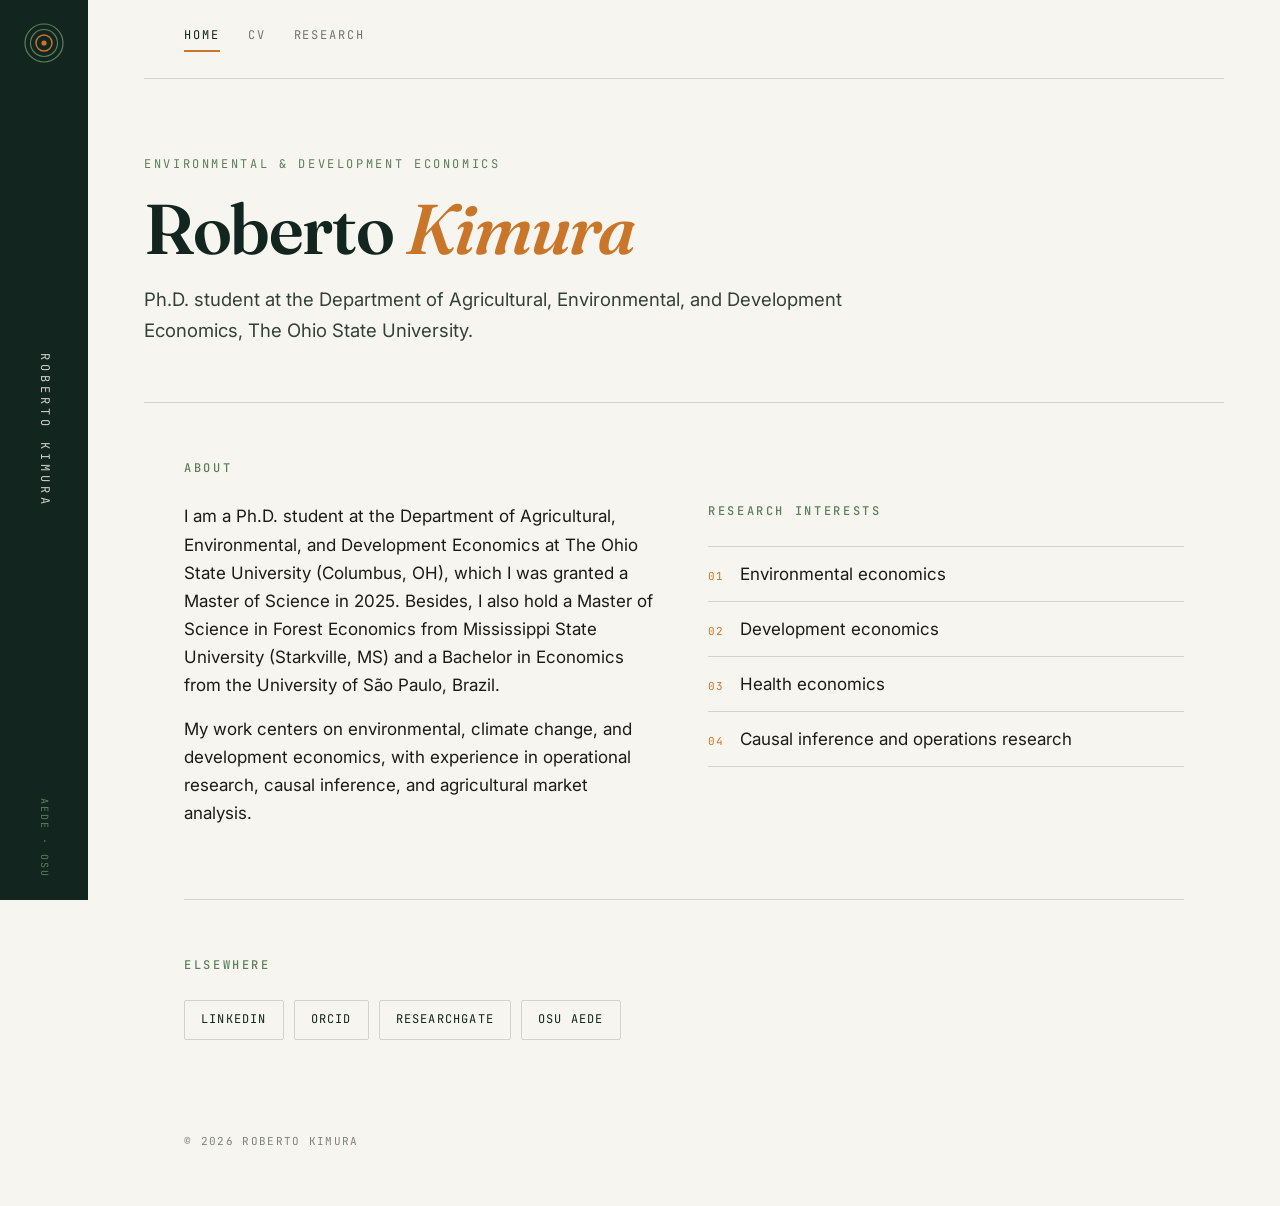
<file: index.html>
<!DOCTYPE html>
<html lang="en">
<head>
<meta charset="utf-8">
<meta name="viewport" content="width=device-width, initial-scale=1">
<title>Roberto Kimura</title>
<meta name="description" content="Ph.D. student in Agricultural, Environmental, and Development Economics at The Ohio State University.">
<link rel="preconnect" href="https://fonts.googleapis.com">
<link rel="preconnect" href="https://fonts.gstatic.com" crossorigin>
<link href="https://fonts.googleapis.com/css2?family=Fraunces:ital,opsz,wght@0,9..144,500;0,9..144,600;1,9..144,600&family=Inter:wght@400;500&family=JetBrains+Mono:wght@400;500&display=swap" rel="stylesheet">
<link rel="stylesheet" href="style.css">
</head>
<body>

<aside class="rail">
  <svg class="mark" viewBox="0 0 42 42" aria-hidden="true" fill="none">
    <circle cx="21" cy="21" r="19" stroke="#5b7f5c" stroke-width="1.2"/>
    <circle cx="21" cy="21" r="13.5" stroke="#5b7f5c" stroke-width="1.2"/>
    <circle cx="21" cy="21" r="8" stroke="#c9762b" stroke-width="1.4"/>
    <circle cx="21" cy="21" r="2.6" fill="#c9762b"/>
  </svg>
  <span class="vname">Roberto Kimura</span>
  <span class="tick">AEDE · OSU</span>
</aside>

<div class="shell">
  <nav class="top">
    <a href="index.html" aria-current="page">Home</a>
    <a href="cv.html">CV</a>
    <a href="research.html">Research</a>
  </nav>

  <header class="hero wrap">
    <p class="eyebrow">Environmental &amp; development economics</p>
    <h1>Roberto <em>Kimura</em></h1>
    <p class="lede">Ph.D. student at the Department of Agricultural, Environmental, and Development Economics, The Ohio State University.</p>
  </header>

  <main class="wrap">
    <section>
      <h2>About</h2>
      <div class="cols">
        <div>
          <p>I am a Ph.D. student at the Department of Agricultural, Environmental, and Development Economics at The Ohio State University (Columbus, OH), which I was granted a Master of Science in 2025. Besides, I also hold a Master of Science in Forest Economics from Mississippi State University (Starkville, MS) and a Bachelor in Economics from the University of São Paulo, Brazil.</p>
          <p>My work centers on environmental, climate change, and development economics, with experience in operational research, causal inference, and agricultural market analysis.</p>
        </div>
        <div>
          <h2 style="margin-top:0">Research interests</h2>
          <ul class="interests">
            <li><span class="n">01</span> Environmental economics</li>
            <li><span class="n">02</span> Development economics</li>
            <li><span class="n">03</span> Health economics</li>
            <li><span class="n">04</span> Causal inference and operations research</li>
          </ul>
        </div>
      </div>
    </section>

    <section>
      <h2>Elsewhere</h2>
      <div class="profiles">
        <a href="https://www.linkedin.com/in/robertohskimura">LinkedIn</a>
        <a href="https://orcid.org/0000-0001-5634-9795">ORCID</a>
        <a href="https://www.researchgate.net/profile/Roberto-Kimura-2">ResearchGate</a>
        <a href="https://cfaes.osu.edu/person/roberto-kimura">OSU AEDE</a>
      </div>
    </section>

    <footer>© <span id="y">2026</span> Roberto Kimura</footer>
  </main>
</div>
<script>document.getElementById('y').textContent=new Date().getFullYear()</script>
</body>
</html>
</file>
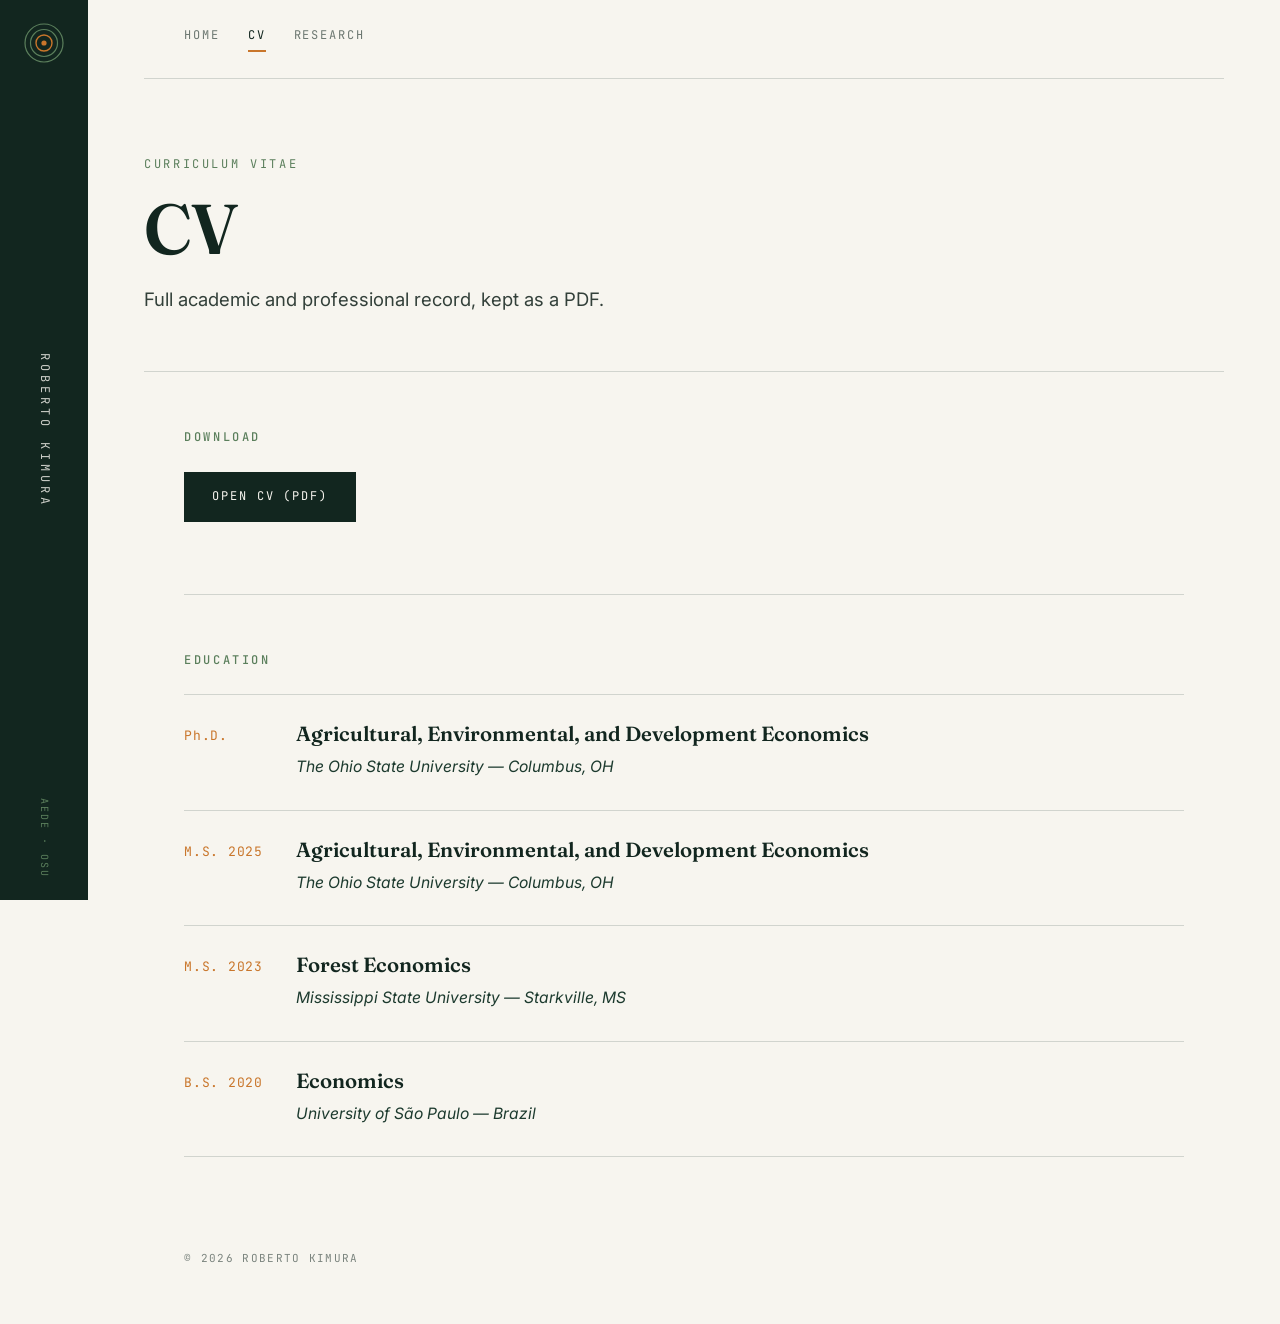
<file: cv.html>
<!DOCTYPE html>
<html lang="en">
<head>
<meta charset="utf-8">
<meta name="viewport" content="width=device-width, initial-scale=1">
<title>Roberto Kimura — CV</title>
<meta name="description" content="Curriculum vitae of Roberto Kimura.">
<link rel="preconnect" href="https://fonts.googleapis.com">
<link rel="preconnect" href="https://fonts.gstatic.com" crossorigin>
<link href="https://fonts.googleapis.com/css2?family=Fraunces:ital,opsz,wght@0,9..144,500;0,9..144,600;1,9..144,600&family=Inter:wght@400;500&family=JetBrains+Mono:wght@400;500&display=swap" rel="stylesheet">
<link rel="stylesheet" href="style.css">
</head>
<body>

<aside class="rail">
  <svg class="mark" viewBox="0 0 42 42" aria-hidden="true" fill="none">
    <circle cx="21" cy="21" r="19" stroke="#5b7f5c" stroke-width="1.2"/>
    <circle cx="21" cy="21" r="13.5" stroke="#5b7f5c" stroke-width="1.2"/>
    <circle cx="21" cy="21" r="8" stroke="#c9762b" stroke-width="1.4"/>
    <circle cx="21" cy="21" r="2.6" fill="#c9762b"/>
  </svg>
  <span class="vname">Roberto Kimura</span>
  <span class="tick">AEDE · OSU</span>
</aside>

<div class="shell">
  <nav class="top">
    <a href="index.html">Home</a>
    <a href="cv.html" aria-current="page">CV</a>
    <a href="research.html">Research</a>
  </nav>

  <header class="hero wrap">
    <p class="eyebrow">Curriculum vitae</p>
    <h1>CV</h1>
    <p class="lede">Full academic and professional record, kept as a PDF.</p>
  </header>

  <main class="wrap">
    <section>
      <h2>Download</h2>
      <p><a class="cta" href="https://drive.google.com/file/d/1e--mwW4IkMsAcCfAhC7T5F5t-X1VzsdW/view?usp=drive_link">Open CV (PDF)</a></p>
    </section>

    <section>
      <h2>Education</h2>
      <div class="paper">
        <div class="year">Ph.D.</div>
        <div>
          <h3>Agricultural, Environmental, and Development Economics</h3>
          <p class="venue">The Ohio State University — Columbus, OH</p>
        </div>
      </div>
      <div class="paper">
        <div class="year">M.S. 2025</div>
        <div>
          <h3>Agricultural, Environmental, and Development Economics</h3>
          <p class="venue">The Ohio State University — Columbus, OH</p>
        </div>
      </div>
      <div class="paper">
        <div class="year">M.S. 2023</div>
        <div>
          <h3>Forest Economics</h3>
          <p class="venue">Mississippi State University — Starkville, MS</p>
        </div>
      </div>
      <div class="paper">
        <div class="year">B.S. 2020</div>
        <div>
          <h3>Economics</h3>
          <p class="venue">University of São Paulo — Brazil</p>
        </div>
      </div>
    </section>

    <footer>© <span id="y">2026</span> Roberto Kimura</footer>
  </main>
</div>
<script>document.getElementById('y').textContent=new Date().getFullYear()</script>
</body>
</html>
</file>
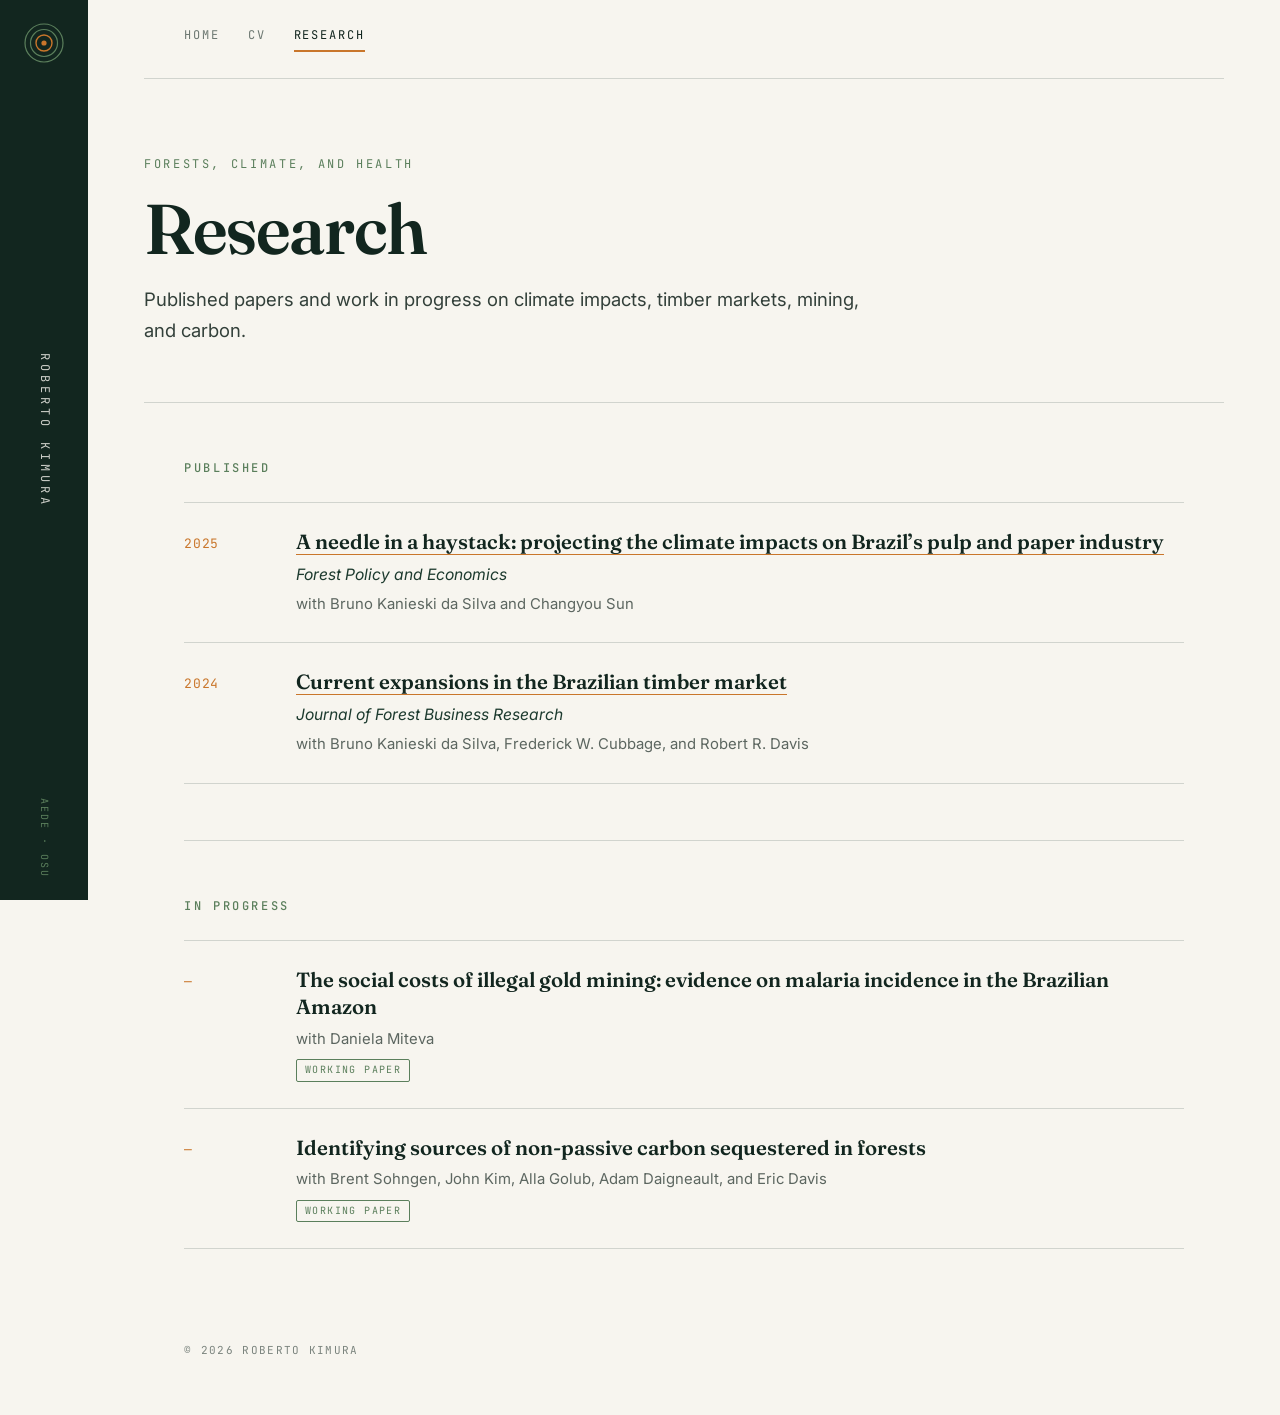
<file: research.html>
<!DOCTYPE html>
<html lang="en">
<head>
<meta charset="utf-8">
<meta name="viewport" content="width=device-width, initial-scale=1">
<title>Roberto Kimura — Research</title>
<meta name="description" content="Published and in-progress research by Roberto Kimura.">
<link rel="preconnect" href="https://fonts.googleapis.com">
<link rel="preconnect" href="https://fonts.gstatic.com" crossorigin>
<link href="https://fonts.googleapis.com/css2?family=Fraunces:ital,opsz,wght@0,9..144,500;0,9..144,600;1,9..144,600&family=Inter:wght@400;500&family=JetBrains+Mono:wght@400;500&display=swap" rel="stylesheet">
<link rel="stylesheet" href="style.css">
</head>
<body>

<aside class="rail">
  <svg class="mark" viewBox="0 0 42 42" aria-hidden="true" fill="none">
    <circle cx="21" cy="21" r="19" stroke="#5b7f5c" stroke-width="1.2"/>
    <circle cx="21" cy="21" r="13.5" stroke="#5b7f5c" stroke-width="1.2"/>
    <circle cx="21" cy="21" r="8" stroke="#c9762b" stroke-width="1.4"/>
    <circle cx="21" cy="21" r="2.6" fill="#c9762b"/>
  </svg>
  <span class="vname">Roberto Kimura</span>
  <span class="tick">AEDE · OSU</span>
</aside>

<div class="shell">
  <nav class="top">
    <a href="index.html">Home</a>
    <a href="cv.html">CV</a>
    <a href="research.html" aria-current="page">Research</a>
  </nav>

  <header class="hero wrap">
    <p class="eyebrow">Forests, climate, and health</p>
    <h1>Research</h1>
    <p class="lede">Published papers and work in progress on climate impacts, timber markets, mining, and carbon.</p>
  </header>

  <main class="wrap">
    <section>
      <h2>Published</h2>

      <div class="paper">
        <div class="year">2025</div>
        <div>
          <h3><a href="https://doi.org/10.1016/j.forpol.2024.103393">A needle in a haystack: projecting the climate impacts on Brazil’s pulp and paper industry</a></h3>
          <p class="venue">Forest Policy and Economics</p>
          <p class="who">with Bruno Kanieski da Silva and Changyou Sun</p>
        </div>
      </div>

      <div class="paper">
        <div class="year">2024</div>
        <div>
          <h3><a href="https://doi.org/10.62320/jfbr.v3i1.42">Current expansions in the Brazilian timber market</a></h3>
          <p class="venue">Journal of Forest Business Research</p>
          <p class="who">with Bruno Kanieski da Silva, Frederick W. Cubbage, and Robert R. Davis</p>
        </div>
      </div>
    </section>

    <section>
      <h2>In progress</h2>

      <div class="paper">
        <div class="year">—</div>
        <div>
          <h3>The social costs of illegal gold mining: evidence on malaria incidence in the Brazilian Amazon</h3>
          <p class="who">with Daniela Miteva</p>
          <span class="status">Working paper</span>
        </div>
      </div>

      <div class="paper">
        <div class="year">—</div>
        <div>
          <h3>Identifying sources of non-passive carbon sequestered in forests</h3>
          <p class="who">with Brent Sohngen, John Kim, Alla Golub, Adam Daigneault, and Eric Davis</p>
          <span class="status">Working paper</span>
        </div>
      </div>
    </section>

    <footer>© <span id="y">2026</span> Roberto Kimura</footer>
  </main>
</div>
<script>document.getElementById('y').textContent=new Date().getFullYear()</script>
</body>
</html>
</file>
<file: style.css>
:root{
  --pine:#12261f;
  --pine-soft:#1c3a2e;
  --paper:#f7f5ef;
  --paper-dim:#ece8dc;
  --moss:#5b7f5c;
  --amber:#c9762b;
  --ink:#1b1b18;
  --rule:rgba(18,38,31,.16);
  --maxw:1080px;
}

*{box-sizing:border-box}
html{scroll-behavior:smooth}
body{
  margin:0;
  background:var(--paper);
  color:var(--ink);
  font-family:"Inter",system-ui,-apple-system,"Segoe UI",sans-serif;
  font-size:17px;
  line-height:1.65;
  -webkit-font-smoothing:antialiased;
}

a{color:var(--pine);text-decoration:none;border-bottom:1px solid var(--amber)}
a:hover{color:var(--amber)}
a:focus-visible,button:focus-visible{outline:2px solid var(--amber);outline-offset:3px}

/* ---------- rail ---------- */
.rail{
  position:fixed;top:0;left:0;height:100vh;width:88px;
  background:var(--pine);color:var(--paper);
  display:flex;flex-direction:column;align-items:center;
  justify-content:space-between;padding:22px 0;z-index:20;
}
.rail .mark{width:42px;height:42px;display:block}
.rail .vname{
  writing-mode:vertical-rl;text-orientation:mixed;
  font-family:"JetBrains Mono",ui-monospace,monospace;
  font-size:12px;letter-spacing:.34em;text-transform:uppercase;
  color:var(--paper);opacity:.82;
}
.rail .tick{
  font-family:"JetBrains Mono",monospace;font-size:10px;
  letter-spacing:.2em;color:var(--moss);
  writing-mode:vertical-rl;
}

/* ---------- shell ---------- */
.shell{margin-left:88px}
.wrap{max-width:var(--maxw);margin:0 auto;padding:0 40px}

nav.top{
  display:flex;gap:28px;align-items:baseline;
  padding:26px 40px;max-width:var(--maxw);margin:0 auto;
  border-bottom:1px solid var(--rule);
}
nav.top a{
  border:0;font-family:"JetBrains Mono",monospace;
  font-size:12px;letter-spacing:.16em;text-transform:uppercase;
  color:var(--pine);opacity:.6;padding-bottom:4px;
}
nav.top a:hover{opacity:1}
nav.top a[aria-current="page"]{
  opacity:1;border-bottom:2px solid var(--amber);
}

/* ---------- hero ---------- */
.hero{padding:76px 0 56px;border-bottom:1px solid var(--rule)}
.eyebrow{
  font-family:"JetBrains Mono",monospace;font-size:12px;
  letter-spacing:.22em;text-transform:uppercase;color:var(--moss);
  margin:0 0 18px;
}
h1{
  font-family:"Fraunces","Iowan Old Style",Georgia,serif;
  font-weight:600;font-size:clamp(2.6rem,7vw,4.4rem);
  line-height:1.02;letter-spacing:-.02em;margin:0 0 20px;
  color:var(--pine);
}
h1 em{font-style:italic;color:var(--amber)}
.lede{
  font-size:1.16rem;max-width:60ch;margin:0;color:#33403a;
}

/* ---------- sections ---------- */
section{padding:56px 0;border-bottom:1px solid var(--rule)}
section:last-of-type{border-bottom:0}
h2{
  font-family:"JetBrains Mono",monospace;
  font-size:12px;letter-spacing:.22em;text-transform:uppercase;
  color:var(--moss);font-weight:500;margin:0 0 24px;
}
h3{
  font-family:"Fraunces",Georgia,serif;font-weight:600;
  font-size:1.28rem;line-height:1.3;margin:0 0 6px;color:var(--pine);
}
p{margin:0 0 16px;max-width:68ch}

.cols{display:grid;grid-template-columns:1fr 1fr;gap:48px;align-items:start}

.interests{list-style:none;margin:0;padding:0}
.interests li{
  padding:13px 0;border-top:1px solid var(--rule);
  display:flex;gap:16px;align-items:baseline;
}
.interests li:last-child{border-bottom:1px solid var(--rule)}
.interests .n{
  font-family:"JetBrains Mono",monospace;font-size:11px;
  color:var(--amber);letter-spacing:.1em;
}

/* ---------- papers ---------- */
.paper{
  padding:26px 0;border-top:1px solid var(--rule);
  display:grid;grid-template-columns:88px 1fr;gap:24px;
}
.paper:last-child{border-bottom:1px solid var(--rule)}
.paper .year{
  font-family:"JetBrains Mono",monospace;font-size:13px;
  color:var(--amber);letter-spacing:.06em;padding-top:4px;
}
.paper .venue{
  font-style:italic;color:var(--pine-soft);margin:0 0 4px;font-size:.98rem;
}
.paper .who{
  font-size:.93rem;color:#5c6660;margin:0;
}
.status{
  display:inline-block;font-family:"JetBrains Mono",monospace;
  font-size:10px;letter-spacing:.14em;text-transform:uppercase;
  color:var(--moss);border:1px solid var(--moss);
  padding:2px 8px;border-radius:2px;margin-top:8px;
}

/* ---------- links ---------- */
.profiles{display:flex;flex-wrap:wrap;gap:10px;margin-top:8px}
.profiles a{
  border:1px solid var(--rule);border-radius:2px;
  padding:9px 16px;font-family:"JetBrains Mono",monospace;
  font-size:12px;letter-spacing:.1em;text-transform:uppercase;
  background:transparent;transition:background .18s,color .18s,border-color .18s;
}
.profiles a:hover{background:var(--pine);color:var(--paper);border-color:var(--pine)}

.cta{
  display:inline-block;background:var(--pine);color:var(--paper);
  border:0;padding:15px 28px;font-family:"JetBrains Mono",monospace;
  font-size:12px;letter-spacing:.16em;text-transform:uppercase;
  transition:background .18s;
}
.cta:hover{background:var(--amber);color:var(--paper)}

footer{
  padding:36px 0 56px;font-family:"JetBrains Mono",monospace;
  font-size:11px;letter-spacing:.12em;text-transform:uppercase;color:#7b847e;
}

@media(max-width:820px){
  .rail{width:100%;height:56px;flex-direction:row;padding:0 18px;justify-content:flex-start;gap:16px}
  .rail .vname{writing-mode:horizontal-tb;font-size:11px}
  .rail .tick{display:none}
  .rail .mark{width:28px;height:28px}
  .shell{margin-left:0;padding-top:56px}
  .wrap,nav.top{padding-left:22px;padding-right:22px}
  nav.top{gap:18px;flex-wrap:wrap}
  .cols{grid-template-columns:1fr;gap:32px}
  .paper{grid-template-columns:1fr;gap:6px}
}

@media(prefers-reduced-motion:reduce){
  *{animation:none!important;transition:none!important}
  html{scroll-behavior:auto}
}
</file>
